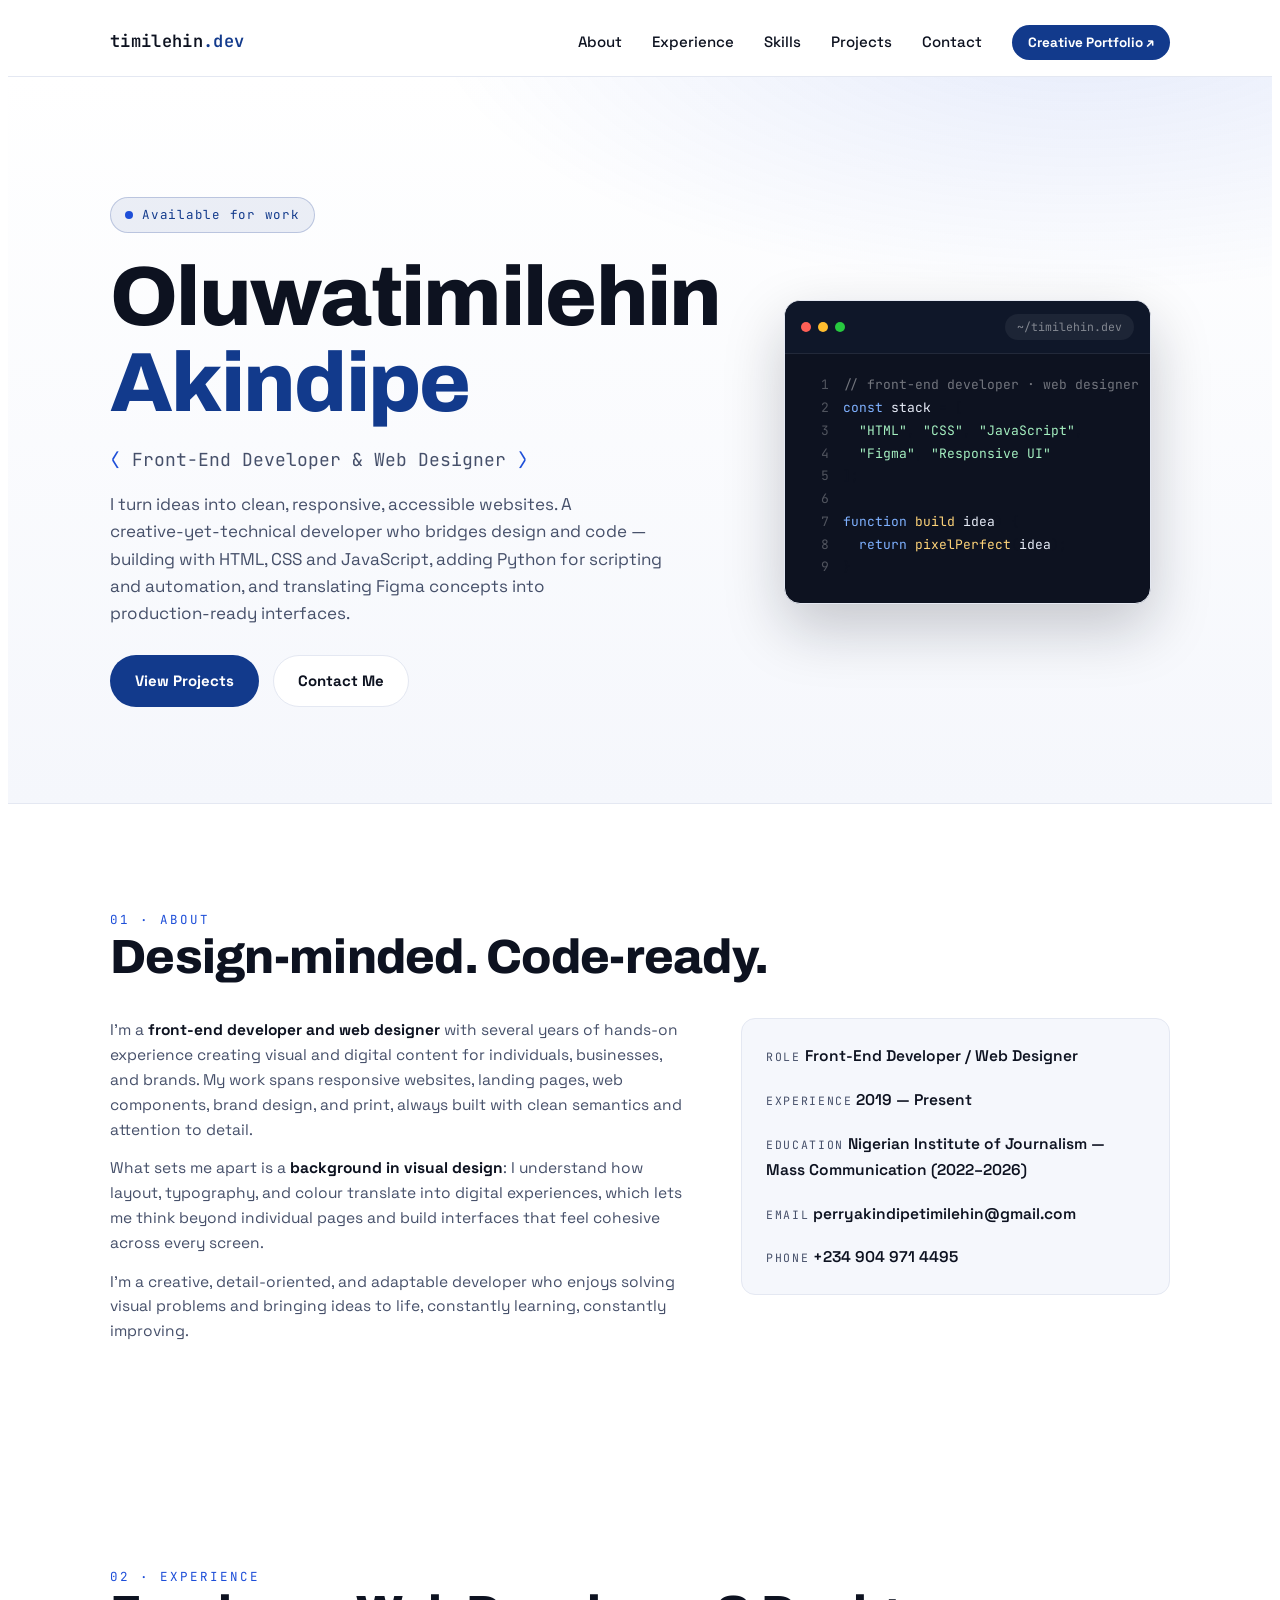
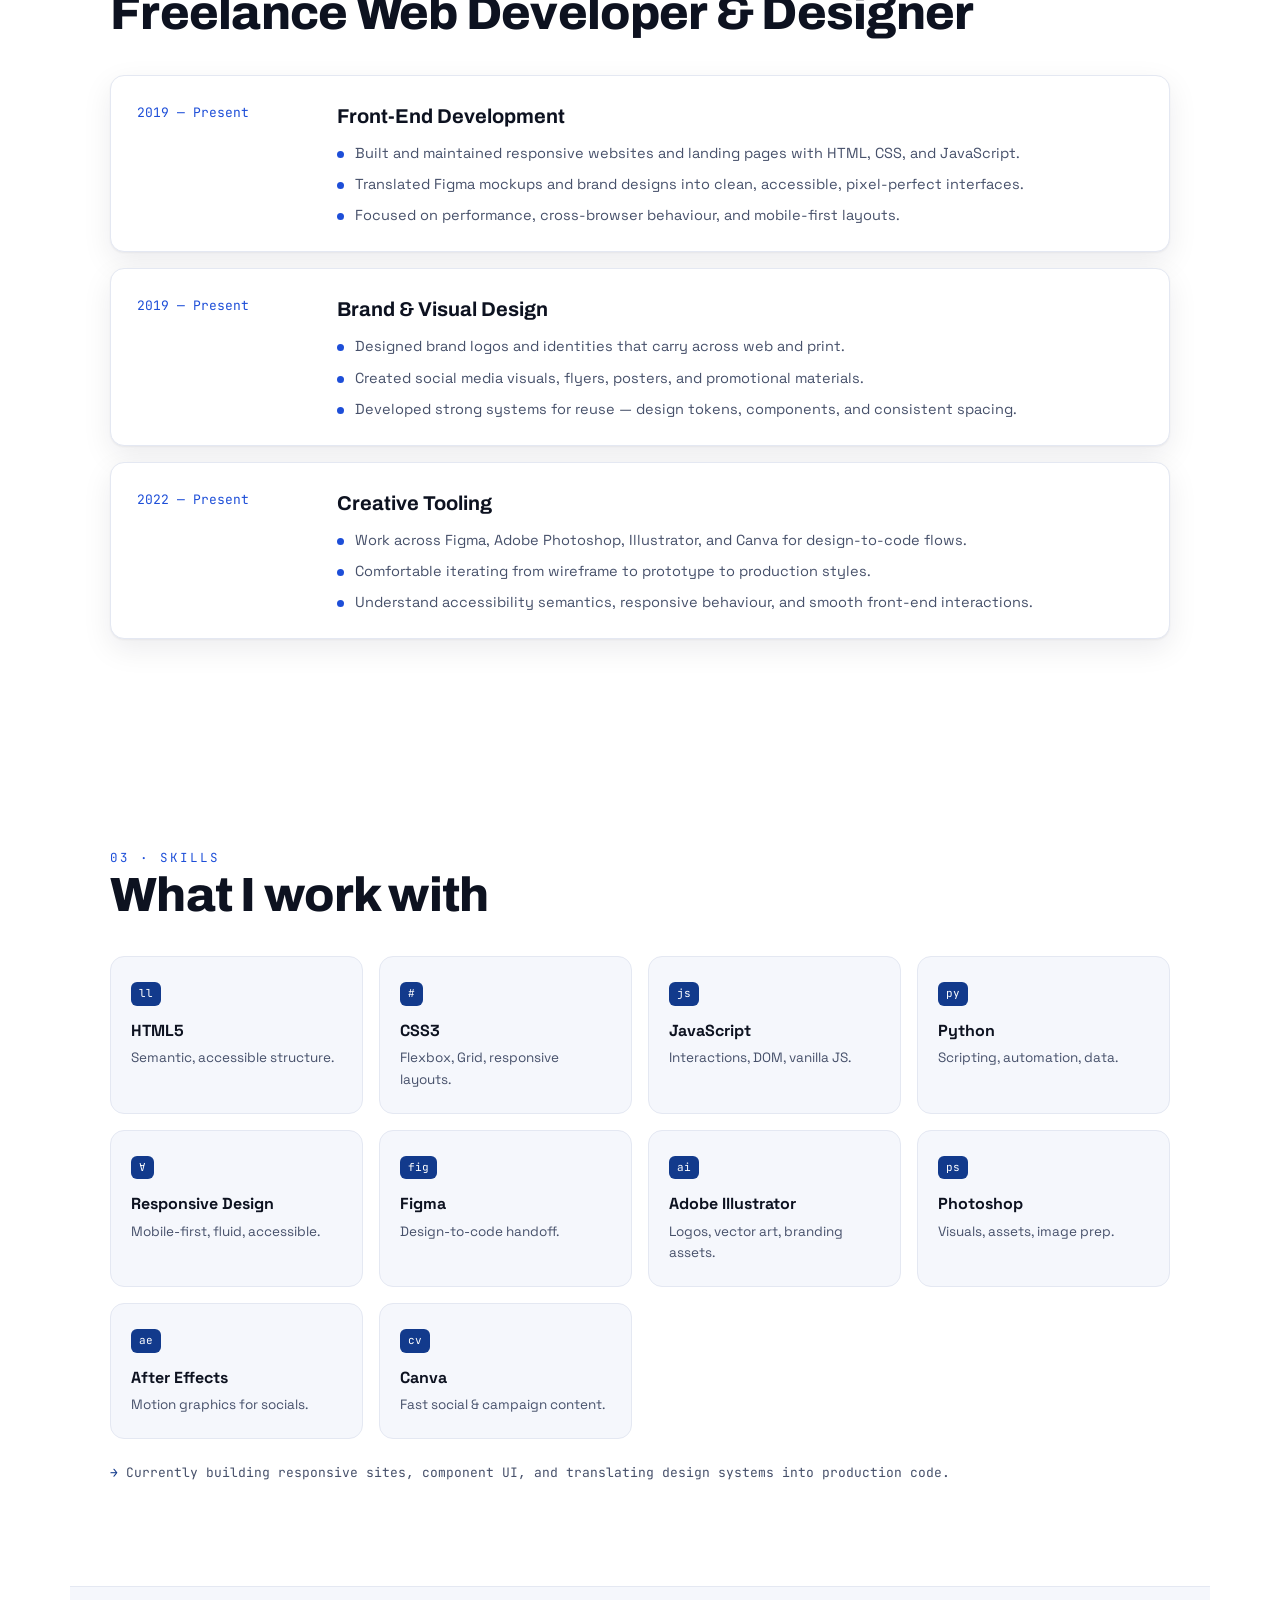
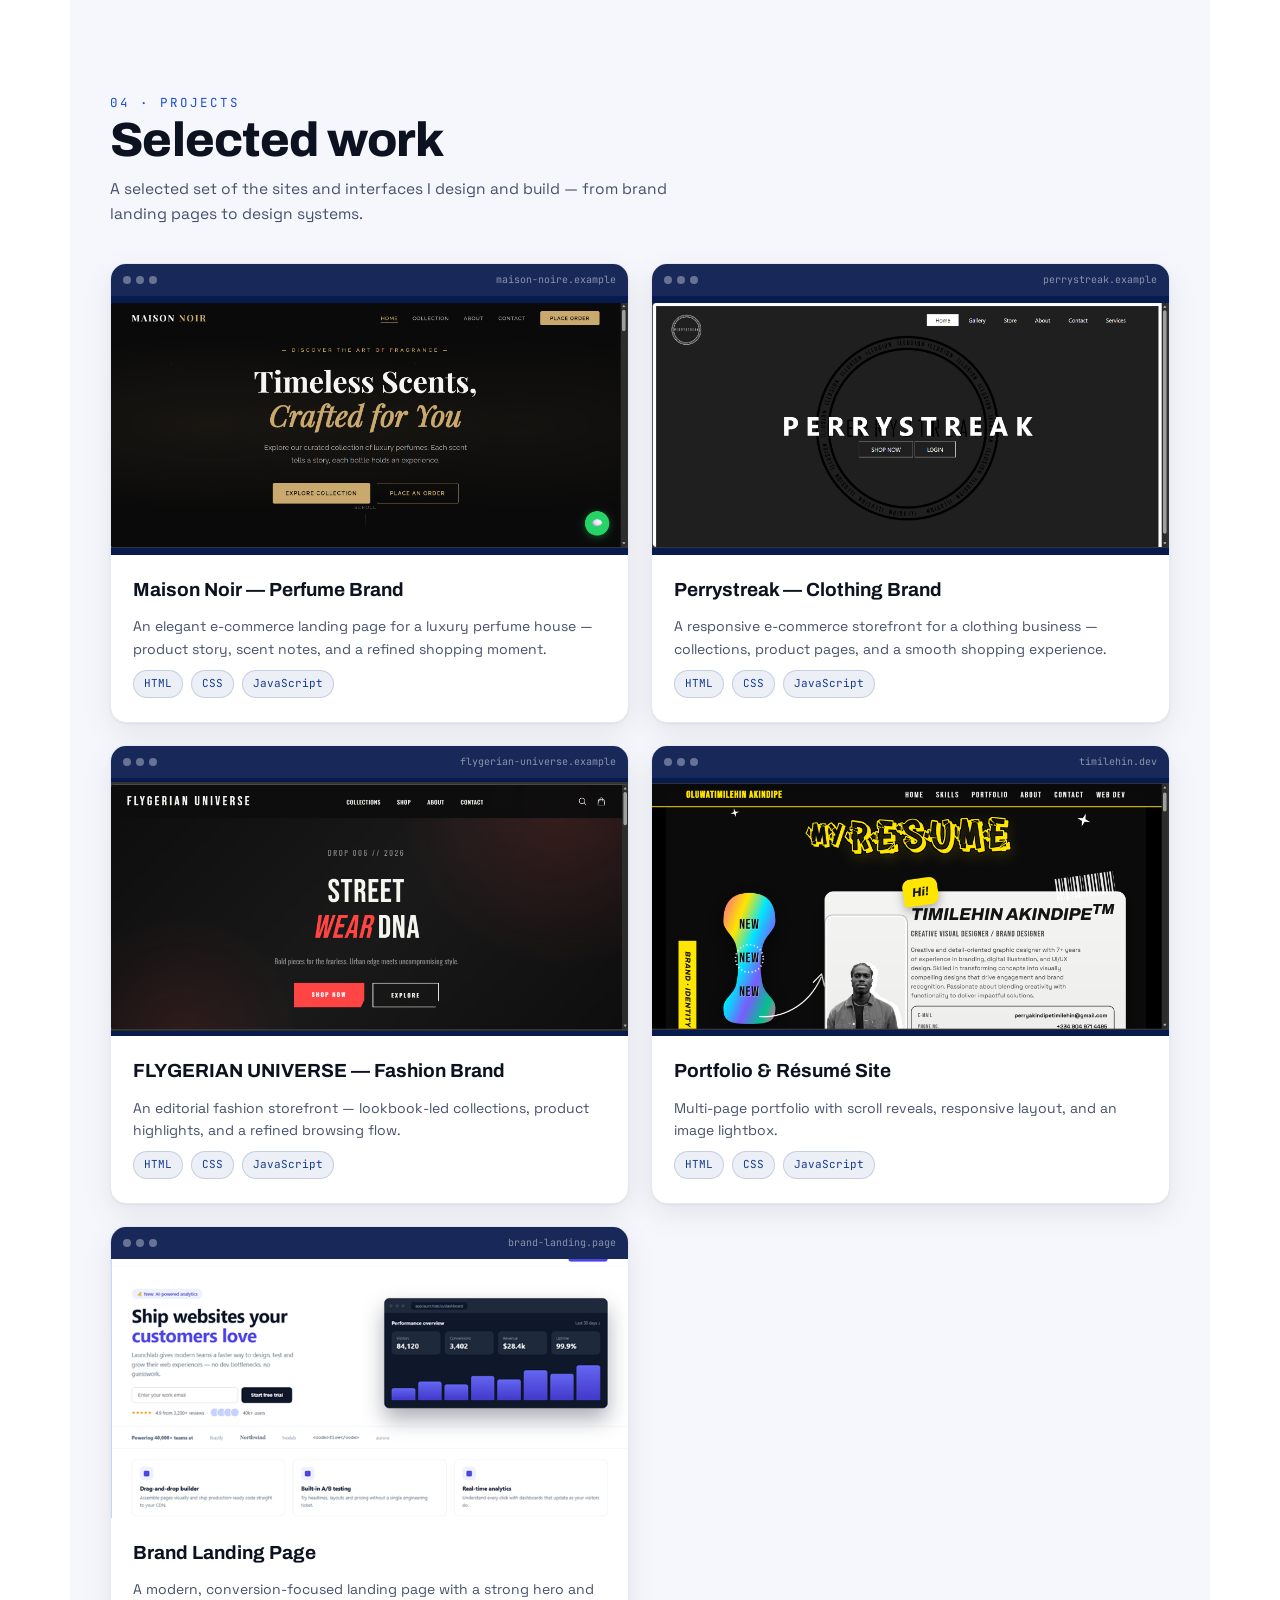
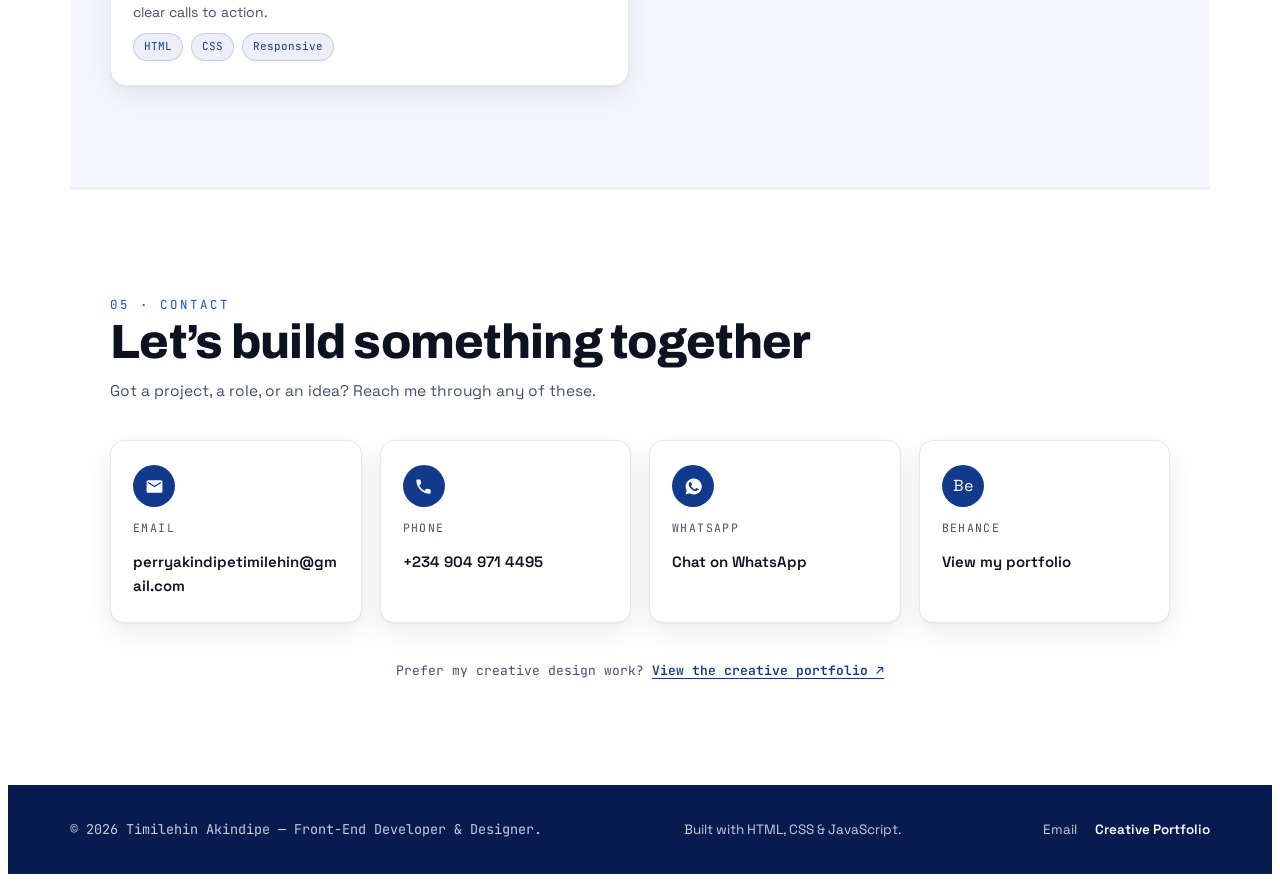
<file: index.html>
<!DOCTYPE html>
<html lang="en">
<head>
  <meta charset="UTF-8" />
  <meta name="viewport" content="width=device-width, initial-scale=1.0" />
  <title>Timilehin Akindipe — Front-End Developer</title>
  <meta name="description" content="Front-End Developer and Web Designer. I build clean, responsive, accessible websites with HTML, CSS and JavaScript." />
  <link rel="preconnect" href="https://fonts.googleapis.com" />
  <link rel="preconnect" href="https://fonts.gstatic.com" crossorigin />
  <link href="https://fonts.googleapis.com/css2?family=Space+Grotesk:wght@400;500;600;700&family=Archivo:ital,wght@0,600;0,700;0,800;1,800&family=JetBrains+Mono:wght@400;600&display=swap" rel="stylesheet" />
  <link rel="stylesheet" href="css/developer.css" />
</head>
<body class="dev">

  <!-- ============ NAV ============ -->
  <nav class="dev-nav" id="devNav" aria-label="Primary">
    <div class="dev-nav__inner">
      <a class="dev-nav__brand" href="#top">timilehin<span class="dev-nav__brand-dot">.dev</span></a>
      <button class="dev-nav__toggle" id="devNavToggle" aria-label="Toggle menu" aria-expanded="false" aria-controls="devNavMenu">
        <span class="dev-nav__toggle-bar"></span>
        <span class="dev-nav__toggle-bar"></span>
        <span class="dev-nav__toggle-bar"></span>
      </button>
      <ul class="dev-nav__menu" id="devNavMenu">
        <li><a class="dev-nav__link" href="#about">About</a></li>
        <li><a class="dev-nav__link" href="#experience">Experience</a></li>
        <li><a class="dev-nav__link" href="#skills">Skills</a></li>
        <li><a class="dev-nav__link" href="#projects">Projects</a></li>
        <li><a class="dev-nav__link" href="#contact">Contact</a></li>
        <li><a class="dev-nav__creative" href="welcome.html">Creative Portfolio&nbsp;&nearr;</a></li>
      </ul>
    </div>
  </nav>

  <main id="top">

    <!-- ============ HERO ============ -->
    <section class="dev-hero">
      <div class="dev-hero__inner">
        <div class="dev-hero__content" data-reveal>
          <span class="dev-hero__tag"><span class="dev-hero__pulse"></span>Available for work</span>
          <h1 class="dev-hero__name">
            <span class="dev-hero__name-line">Oluwatimilehin</span>
            <span class="dev-hero__name-line dev-hero__name-line--blue">Akindipe</span>
          </h1>
          <p class="dev-hero__role">
            <span class="dev-hero__role-bracket">&lang;</span> Front&#8209;End Developer &amp; Web Designer <span class="dev-hero__role-bracket">&rang;</span>
          </p>
          <p class="dev-hero__intro">
            I turn ideas into clean, responsive, accessible websites. A creative&#8209;yet&#8209;technical developer
            who bridges design and code — building with HTML, CSS and JavaScript, adding Python for scripting
            and automation, and translating Figma concepts into production&#8209;ready interfaces.
          </p>
          <div class="dev-hero__actions">
            <a class="dev-btn dev-btn--solid" href="#projects">View Projects</a>
            <a class="dev-btn dev-btn--ghost" href="#contact">Contact Me</a>
          </div>
        </div>

        <div class="dev-code" data-reveal aria-hidden="true">
          <div class="dev-code__bar">
            <span class="dev-code__dot dev-code__dot--r"></span>
            <span class="dev-code__dot dev-code__dot--y"></span>
            <span class="dev-code__dot dev-code__dot--g"></span>
            <span class="dev-code__url">~/timilehin.dev</span>
          </div>
          <div class="dev-code__body">
            <div class="dev-code__line"><span class="dev-code__num">1</span><span><span class="dev-code__cmt">// front-end developer · web designer</span></span></div>
            <div class="dev-code__line"><span class="dev-code__num">2</span><span><span class="dev-code__kw">const</span> <span class="dev-code__txt">stack</span> = [</span></div>
            <div class="dev-code__line"><span class="dev-code__num">3</span><span>&nbsp;&nbsp;<span class="dev-code__str">"HTML"</span>, <span class="dev-code__str">"CSS"</span>, <span class="dev-code__str">"JavaScript"</span>,</span></div>
            <div class="dev-code__line"><span class="dev-code__num">4</span><span>&nbsp;&nbsp;<span class="dev-code__str">"Figma"</span>, <span class="dev-code__str">"Responsive UI"</span></span></div>
            <div class="dev-code__line"><span class="dev-code__num">5</span><span>];</span></div>
            <div class="dev-code__line"><span class="dev-code__num">6</span><span>&nbsp;</span></div>
            <div class="dev-code__line"><span class="dev-code__num">7</span><span><span class="dev-code__kw">function</span> <span class="dev-code__sel">build</span>(<span class="dev-code__txt">idea</span>) {</span></div>
            <div class="dev-code__line"><span class="dev-code__num">8</span><span>&nbsp;&nbsp;<span class="dev-code__kw">return</span> <span class="dev-code__sel">pixelPerfect</span>(<span class="dev-code__txt">idea</span>);</span></div>
            <div class="dev-code__line"><span class="dev-code__num">9</span><span>}</span></div>
          </div>
        </div>
      </div>
    </section>

    <!-- ============ ABOUT ============ -->
    <section class="dev-section" id="about" data-reveal>
      <span class="dev-section__eyebrow">01 · About</span>
      <h2 class="dev-section__title">Design-minded. Code-ready.</h2>

      <div class="dev-about__grid">
        <div class="dev-about__text">
          <p>
            I'm a <strong>front&#8209;end developer and web designer</strong> with several years of hands&#8209;on
            experience creating visual and digital content for individuals, businesses, and brands.
            My work spans responsive websites, landing pages, web components, brand design, and
            print, always built with clean semantics and attention to detail.
          </p>
          <p>
            What sets me apart is a <strong>background in visual design</strong>: I understand how layout, typography,
            and colour translate into digital experiences, which lets me think beyond individual pages and build
            interfaces that feel cohesive across every screen.
          </p>
          <p>
            I'm a creative, detail&#8209;oriented, and adaptable developer who enjoys solving visual problems
            and bringing ideas to life, constantly learning, constantly improving.
          </p>
        </div>

        <div class="dev-facts">
          <div class="dev-fact">
            <span class="dev-fact__label">Role</span>
            <span class="dev-fact__value">Front&#8209;End Developer / Web Designer</span>
          </div>
          <div class="dev-fact">
            <span class="dev-fact__label">Experience</span>
            <span class="dev-fact__value">2019 &mdash; Present</span>
          </div>
          <div class="dev-fact">
            <span class="dev-fact__label">Education</span>
            <span class="dev-fact__value">Nigerian Institute of Journalism &mdash; Mass Communication (2022&ndash;2026)</span>
          </div>
          <div class="dev-fact">
            <span class="dev-fact__label">Email</span>
            <span class="dev-fact__value"><a href="mailto:perryakindipetimilehin@gmail.com">perryakindipetimilehin@gmail.com</a></span>
          </div>
          <div class="dev-fact">
            <span class="dev-fact__label">Phone</span>
            <span class="dev-fact__value"><a href="tel:+2349049714495">+234 904 971 4495</a></span>
          </div>
        </div>
      </div>
    </section>

    <!-- ============ EXPERIENCE ============ -->
    <section class="dev-section" id="experience" data-reveal>
      <span class="dev-section__eyebrow">02 · Experience</span>
      <h2 class="dev-section__title">Freelance Web Developer &amp; Designer</h2>

      <div class="dev-exp-list">
        <article class="dev-exp">
          <span class="dev-exp__period">2019 &mdash; Present</span>
          <div>
            <h3 class="dev-exp__title">Front&#8209;End Development</h3>
            <ul>
              <li>Built and maintained responsive websites and landing pages with HTML, CSS, and JavaScript.</li>
              <li>Translated Figma mockups and brand designs into clean, accessible, pixel&#8209;perfect interfaces.</li>
              <li>Focused on performance, cross&#8209;browser behaviour, and mobile&#8209;first layouts.</li>
            </ul>
          </div>
        </article>

        <article class="dev-exp">
          <span class="dev-exp__period">2019 &mdash; Present</span>
          <div>
            <h3 class="dev-exp__title">Brand &amp; Visual Design</h3>
            <ul>
              <li>Designed brand logos and identities that carry across web and print.</li>
              <li>Created social media visuals, flyers, posters, and promotional materials.</li>
              <li>Developed strong systems for reuse &mdash; design tokens, components, and consistent spacing.</li>
            </ul>
          </div>
        </article>

        <article class="dev-exp">
          <span class="dev-exp__period">2022 &mdash; Present</span>
          <div>
            <h3 class="dev-exp__title">Creative Tooling</h3>
            <ul>
              <li>Work across Figma, Adobe Photoshop, Illustrator, and Canva for design-to-code flows.</li>
              <li>Comfortable iterating from wireframe to prototype to production styles.</li>
              <li>Understand accessibility semantics, responsive behaviour, and smooth front&#8209;end interactions.</li>
            </ul>
          </div>
        </article>
      </div>
    </section>

    <!-- ============ SKILLS ============ -->
    <section class="dev-section" id="skills" data-reveal>
      <span class="dev-section__eyebrow">03 · Skills</span>
      <h2 class="dev-section__title">What I work with</h2>

      <div class="dev-skills__grid">
        <div class="dev-skill">
          <span class="dev-skill__tag">ll</span>
          <p class="dev-skill__name">HTML5</p>
          <p class="dev-skill__desc">Semantic, accessible structure.</p>
        </div>
        <div class="dev-skill">
          <span class="dev-skill__tag">#</span>
          <p class="dev-skill__name">CSS3</p>
          <p class="dev-skill__desc">Flexbox, Grid, responsive layouts.</p>
        </div>
        <div class="dev-skill">
          <span class="dev-skill__tag">js</span>
          <p class="dev-skill__name">JavaScript</p>
          <p class="dev-skill__desc">Interactions, DOM, vanilla JS.</p>
        </div>
        <div class="dev-skill">
          <span class="dev-skill__tag">py</span>
          <p class="dev-skill__name">Python</p>
          <p class="dev-skill__desc">Scripting, automation, data.</p>
        </div>
        <div class="dev-skill">
          <span class="dev-skill__tag">&forall;</span>
          <p class="dev-skill__name">Responsive Design</p>
          <p class="dev-skill__desc">Mobile&#8209;first, fluid, accessible.</p>
        </div>
        <div class="dev-skill">
          <span class="dev-skill__tag">fig</span>
          <p class="dev-skill__name">Figma</p>
          <p class="dev-skill__desc">Design-to-code handoff.</p>
        </div>
        <div class="dev-skill">
          <span class="dev-skill__tag">ai</span>
          <p class="dev-skill__name">Adobe Illustrator</p>
          <p class="dev-skill__desc">Logos, vector art, branding assets.</p>
        </div>
        <div class="dev-skill">
          <span class="dev-skill__tag">ps</span>
          <p class="dev-skill__name">Photoshop</p>
          <p class="dev-skill__desc">Visuals, assets, image prep.</p>
        </div>
        <div class="dev-skill">
          <span class="dev-skill__tag">ae</span>
          <p class="dev-skill__name">After Effects</p>
          <p class="dev-skill__desc">Motion graphics for socials.</p>
        </div>
        <div class="dev-skill">
          <span class="dev-skill__tag">cv</span>
          <p class="dev-skill__name">Canva</p>
          <p class="dev-skill__desc">Fast social &amp; campaign content.</p>
        </div>
      </div>

      <p class="dev-skills__note">
        <span class="dev-skills__note-arrow">&#8594;</span> Currently building responsive sites, component UI,
        and translating design systems into production code.
      </p>
    </section>

    <!-- ============ PROJECTS ============ -->
    <section class="dev-section dev-projects" id="projects" data-reveal>
      <span class="dev-section__eyebrow">04 · Projects</span>
      <h2 class="dev-section__title">Selected work</h2>
      <p class="dev-section__lead">A selected set of the sites and interfaces I design and build — from brand landing pages to design systems.</p>

      <div class="dev-projects__grid">
        <article class="dev-project">
          <div class="dev-project__mock">
            <div class="dev-project__bar">
              <i></i><i></i><i></i>
              <span class="dev-project__url">maison-noire.example</span>
            </div>
            <div class="dev-project__screen dev-project__screen--fit">
              <img src="img/projects/perfume-brand.png" alt="Maison Noir perfume brand website preview" loading="lazy" />
            </div>
          </div>
          <div class="dev-project__body">
            <h3 class="dev-project__title">Maison Noir &mdash; Perfume Brand</h3>
            <p class="dev-project__desc">An elegant e-commerce landing page for a luxury perfume house &mdash; product story, scent notes, and a refined shopping moment.</p>
            <div class="dev-project__chips">
              <span class="dev-chip">HTML</span><span class="dev-chip">CSS</span><span class="dev-chip">JavaScript</span>
            </div>
          </div>
        </article>

        <article class="dev-project">
          <div class="dev-project__mock">
            <div class="dev-project__bar">
              <i></i><i></i><i></i>
              <span class="dev-project__url">perrystreak.example</span>
            </div>
            <div class="dev-project__screen dev-project__screen--fit">
              <img src="img/projects/clothing-brand.png" alt="Clothing brand website preview" loading="lazy" />
            </div>
          </div>
          <div class="dev-project__body">
            <h3 class="dev-project__title">Perrystreak &mdash; Clothing Brand</h3>
            <p class="dev-project__desc">A responsive e-commerce storefront for a clothing business &mdash; collections, product pages, and a smooth shopping experience.</p>
            <div class="dev-project__chips">
              <span class="dev-chip">HTML</span><span class="dev-chip">CSS</span><span class="dev-chip">JavaScript</span>
            </div>
          </div>
        </article>

        <article class="dev-project">
          <div class="dev-project__mock">
            <div class="dev-project__bar">
              <i></i><i></i><i></i>
              <span class="dev-project__url">flygerian-universe.example</span>
            </div>
            <div class="dev-project__screen dev-project__screen--fit">
              <img src="img/projects/fashion-brand.png" alt="FLYGERIAN UNIVERSE fashion brand website preview" loading="lazy" />
            </div>
          </div>
          <div class="dev-project__body">
            <h3 class="dev-project__title">FLYGERIAN UNIVERSE &mdash; Fashion Brand</h3>
            <p class="dev-project__desc">An editorial fashion storefront &mdash; lookbook-led collections, product highlights, and a refined browsing flow.</p>
            <div class="dev-project__chips">
              <span class="dev-chip">HTML</span><span class="dev-chip">CSS</span><span class="dev-chip">JavaScript</span>
            </div>
          </div>
        </article>

        <article class="dev-project">
          <div class="dev-project__mock">
            <div class="dev-project__bar">
              <i></i><i></i><i></i>
              <span class="dev-project__url">timilehin.dev</span>
            </div>
            <div class="dev-project__screen dev-project__screen--fit">
              <img src="img/projects/portfolio-resume.png" alt="Portfolio and resume site preview" loading="lazy" />
            </div>
          </div>
          <div class="dev-project__body">
            <h3 class="dev-project__title">Portfolio &amp; R&eacute;sum&eacute; Site</h3>
            <p class="dev-project__desc">Multi&#8209;page portfolio with scroll reveals, responsive layout, and an image lightbox.</p>
            <div class="dev-project__chips">
              <span class="dev-chip">HTML</span><span class="dev-chip">CSS</span><span class="dev-chip">JavaScript</span>
            </div>
          </div>
        </article>

        <article class="dev-project">
          <div class="dev-project__mock">
            <div class="dev-project__bar">
              <i></i><i></i><i></i>
              <span class="dev-project__url">brand-landing.page</span>
            </div>
            <div class="dev-project__screen dev-project__screen--grad2">
              <img src="img/projects/brand-landing.png" alt="Brand landing page preview" loading="lazy" />
            </div>
          </div>
          <div class="dev-project__body">
            <h3 class="dev-project__title">Brand Landing Page</h3>
            <p class="dev-project__desc">A modern, conversion&#8209;focused landing page with a strong hero and clear calls to action.</p>
            <div class="dev-project__chips">
              <span class="dev-chip">HTML</span><span class="dev-chip">CSS</span><span class="dev-chip">Responsive</span>
            </div>
          </div>
        </article>

        </div>
    </section>

    <!-- ============ CONTACT ============ -->
    <section class="dev-section" id="contact" data-reveal>
      <span class="dev-section__eyebrow">05 · Contact</span>
      <h2 class="dev-section__title">Let&rsquo;s build something together</h2>
      <p class="dev-section__lead">Got a project, a role, or an idea? Reach me through any of these.</p>

      <div class="dev-contact__grid">
        <a class="dev-contact-card" href="mailto:perryakindipetimilehin@gmail.com">
          <span class="dev-contact-card__icon">
            <svg viewBox="0 0 24 24" aria-hidden="true"><path fill="currentColor" d="M20 4H4a2 2 0 0 0-2 2v12a2 2 0 0 0 2 2h16a2 2 0 0 0 2-2V6a2 2 0 0 0-2-2zm0 4-8 5-8-5V6l8 5 8-5z"/></svg>
          </span>
          <span class="dev-contact-card__label">Email</span>
          <span class="dev-contact-card__value">perryakindipetimilehin@gmail.com</span>
        </a>

        <a class="dev-contact-card" href="tel:+2349049714495">
          <span class="dev-contact-card__icon">
            <svg viewBox="0 0 24 24" aria-hidden="true"><path fill="currentColor" d="M6.6 10.8a15.1 15.1 0 0 0 6.6 6.6l2.2-2.2a1 1 0 0 1 1-.25 11.4 11.4 0 0 0 3.6.58 1 1 0 0 1 1 1V20a1 1 0 0 1-1 1A17 17 0 0 1 3 4a1 1 0 0 1 1-1h3.5a1 1 0 0 1 1 1 11.4 11.4 0 0 0 .58 3.6 1 1 0 0 1-.25 1z"/></svg>
          </span>
          <span class="dev-contact-card__label">Phone</span>
          <span class="dev-contact-card__value">+234 904 971 4495</span>
        </a>

        <a class="dev-contact-card" href="https://wa.me/2349049714495" target="_blank" rel="noopener">
          <span class="dev-contact-card__icon">
            <svg viewBox="0 0 24 24" aria-hidden="true"><path fill="currentColor" d="M12 2a10 10 0 0 0-8.7 14.9L2 22l5.3-1.4A10 10 0 1 0 12 2zm5.3 14.2c-.2.7-1.3 1.3-1.9 1.4-.5.1-1.1.2-3.4-.7-2.9-1.2-4.7-4.1-4.8-4.3-.2-.2-1.3-1.7-1.3-3.2s.8-2.3 1.1-2.6c.3-.3.6-.4.8-.4h.6c.2 0 .5-.1.7.5l.9 2.2c.1.2.1.4 0 .6l-.4.6-.5.6c-.1.1-.3.3-.1.6.2.3.9 1.4 1.9 2.3 1.3 1.1 2.4 1.5 2.7 1.6.3.1.5.1.7-.1l1-1.2c.2-.3.4-.2.7-.1l2.1 1c.3.1.5.2.6.4.1.1.1.7-.1 1.3z"/></svg>
          </span>
          <span class="dev-contact-card__label">WhatsApp</span>
          <span class="dev-contact-card__value">Chat on WhatsApp</span>
        </a>

        <a class="dev-contact-card" href="https://www.behance.net/timilehperrya" target="_blank" rel="noopener">
          <span class="dev-contact-card__icon dev-contact-card__icon--be">Be</span>
          <span class="dev-contact-card__label">Behance</span>
          <span class="dev-contact-card__value">View my portfolio</span>
        </a>
      </div>

      <p class="dev-contact__cta">
        <span class="dev-contact__cta-note">Prefer my creative design work? <a href="welcome.html">View the creative portfolio &nearr;</a></span>
      </p>
    </section>
  </main>

  <!-- ============ FOOTER ============ -->
  <footer class="dev-footer">
    <div class="dev-footer__inner">
      <p class="dev-footer__mono">&copy; <span id="footer-year">2026</span> Timilehin Akindipe &mdash; Front&#8209;End Developer &amp; Designer.</p>
      <p>Built with HTML, CSS &amp; JavaScript.</p>
      <div class="dev-footer__links">
        <a href="mailto:perryakindipetimilehin@gmail.com">Email</a>
        <a class="dev-footer__creative" href="welcome.html">Creative Portfolio</a>
      </div>
    </div>
  </footer>

  <script>
    (function () {
      "use strict";
      document.documentElement.classList.add("js");

      var nav = document.getElementById("devNav");
      var navToggle = document.getElementById("devNavToggle");
      var navMenu = document.getElementById("devNavMenu");

      function closeNav() {
        nav.classList.remove("is-open");
        navToggle.setAttribute("aria-expanded", "false");
      }

      navToggle.addEventListener("click", function () {
        var open = nav.classList.toggle("is-open");
        navToggle.setAttribute("aria-expanded", open ? "true" : "false");
      });

      navMenu.addEventListener("click", function (e) {
        if (e.target.tagName === "A") closeNav();
      });

      document.addEventListener("click", function (e) {
        if (!nav.classList.contains("is-open")) return;
        if (!nav.contains(e.target)) closeNav();
      });

      document.getElementById("footer-year").textContent = String(new Date().getFullYear());

      var revealEls = document.querySelectorAll("[data-reveal]");
      if (!("IntersectionObserver" in window)) {
        revealEls.forEach(function (el) { el.classList.add("is-visible"); });
        return;
      }
      var observer = new IntersectionObserver(
        function (entries) {
          entries.forEach(function (entry) {
            if (entry.isIntersecting) {
              entry.target.classList.add("is-visible");
              observer.unobserve(entry.target);
            }
          });
        },
        { threshold: 0.1, rootMargin: "0px 0px -60px 0px" }
      );
      revealEls.forEach(function (el) { observer.observe(el); });
    })();
  </script>
</body>
</html>
</file>
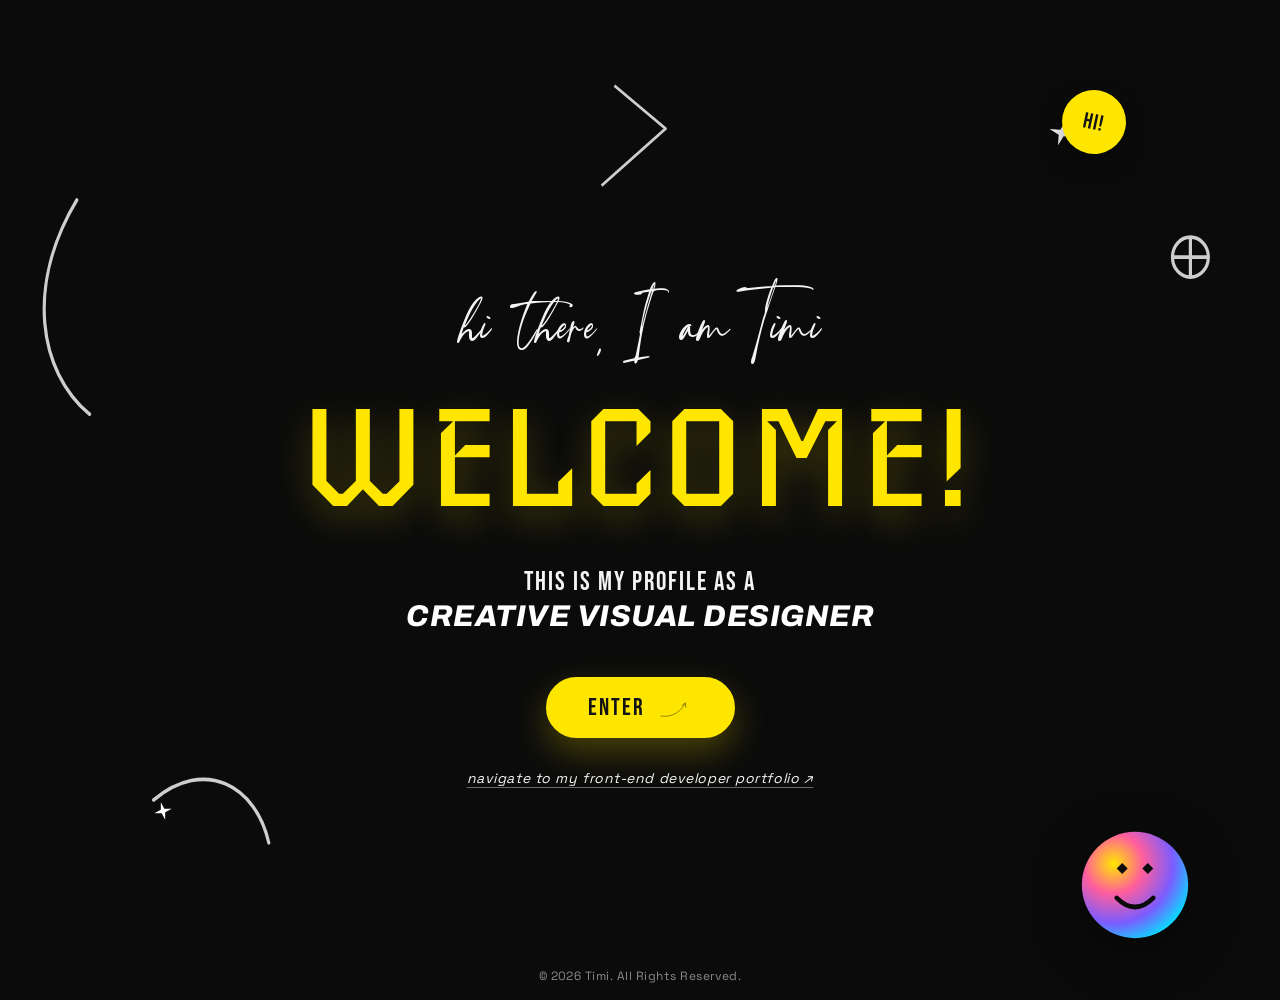
<file: welcome.html>
<!DOCTYPE html>
<html lang="en">
<head>
  <meta charset="UTF-8" />
  <meta name="viewport" content="width=device-width, initial-scale=1.0" />
  <title>Welcome · Timilehin Akindipe</title>
  <meta name="description" content="Welcome to the world of Timilehin Akindipe, Creative Visual Designer." />
  <link rel="preconnect" href="https://fonts.googleapis.com" />
  <link rel="preconnect" href="https://fonts.gstatic.com" crossorigin />
  <link href="https://fonts.googleapis.com/css2?family=Anton&family=Bebas+Neue&family=Space+Grotesk:ital,wght@0,400;0,500;0,700;1,700&family=Archivo:ital,wght@0,600;0,800;1,800&family=Iceberg&family=Great+Vibes&display=swap" rel="stylesheet" />
  <link rel="stylesheet" href="css/variables.css" />
  <link rel="stylesheet" href="css/welcome.css" />
</head>
<body class="welcome-body">

  <div class="welcome" id="welcome">

    <!-- ============ DECOR ============ -->
    <svg class="welcome__lines" viewBox="0 0 1000 700" preserveAspectRatio="none" aria-hidden="true">
      <path d="M60 140 C 20 200, 30 260, 70 290" fill="none" stroke="#fff" stroke-width="2.5" stroke-linecap="round"/>
      <circle cx="930" cy="180" r="14" fill="none" stroke="#fff" stroke-width="2.5"/>
      <path d="M916 180h28 M930 166v28" stroke="#fff" stroke-width="2.5"/>
      <path d="M480 60 520 90 470 130" fill="none" stroke="#fff" stroke-width="2" stroke-linejoin="round"/>
      <path d="M120 560 c40-30 80-10 90 30" fill="none" stroke="#fff" stroke-width="2.5" stroke-linecap="round"/>
    </svg>

    <svg class="welcome__spark welcome__spark--a" viewBox="0 0 40 40" aria-hidden="true">
      <path d="M20 0 L24 16 L40 20 L24 24 L20 40 L16 24 L0 20 L16 16 Z" fill="#fff"/>
    </svg>
    <svg class="welcome__spark welcome__spark--b" viewBox="0 0 40 40" aria-hidden="true">
      <path d="M20 0 L24 16 L40 20 L24 24 L20 40 L16 24 L0 20 L16 16 Z" fill="#fff"/>
    </svg>

    <div class="barcode welcome__barcode" aria-hidden="true">
      <span></span><span></span><span></span><span></span><span></span><span></span><span></span><span></span><span></span><span></span><span></span><span></span><span></span><span></span><span></span><span></span><span></span><span></span><span></span><span></span>
    </div>

    <div class="welcome__sticker" aria-hidden="true">Hi!</div>

    <div class="welcome__smiley" aria-hidden="true">
      <svg viewBox="0 0 120 120">
        <defs>
          <radialGradient id="welcomeSmile" cx="30%" cy="30%" r="80%">
            <stop offset="0%" stop-color="#ffe600"/>
            <stop offset="35%" stop-color="#ff5e9c"/>
            <stop offset="70%" stop-color="#7b5cff"/>
            <stop offset="100%" stop-color="#00e5ff"/>
          </radialGradient>
        </defs>
        <circle cx="60" cy="60" r="58" fill="url(#welcomeSmile)"/>
        <path d="M40 42 l6 6 6-6 -6-6z" fill="#0b0b0b"/>
        <path d="M68 42 l6 6 6-6 -6-6z" fill="#0b0b0b"/>
        <path d="M40 74 q20 20 40 0" fill="none" stroke="#0b0b0b" stroke-width="5" stroke-linecap="round"/>
      </svg>
    </div>

    <!-- ============ CENTER STAGE ============ -->
    <div class="welcome__stage">
      <p class="welcome__script">hi there, I am Timi</p>

      <h1 class="welcome__title" aria-label="Welcome">
        <span class="welcome__letter">W</span><span class="welcome__letter">E</span><span class="welcome__letter">L</span><span class="welcome__letter">C</span><span class="welcome__letter">O</span><span class="welcome__letter">M</span><span class="welcome__letter">E</span><span class="welcome__letter">!</span>
      </h1>

      <p class="welcome__sub">this is my profile as a</p>
      <p class="welcome__role">CREATIVE VISUAL DESIGNER</p>

      <a class="welcome__enter" href="creative.html">
        <span class="welcome__enter-label">Enter</span>
        <svg class="welcome__enter-arrow" viewBox="0 0 220 160" aria-hidden="true">
          <path d="M10 140 C 60 150, 130 130, 170 60" fill="none" stroke="currentColor" stroke-width="3" stroke-linecap="round"/>
          <path d="M150 70 L172 52 L176 82" fill="none" stroke="currentColor" stroke-width="3" stroke-linecap="round" stroke-linejoin="round"/>
        </svg>
      </a>

      <a class="welcome__dev" href="index.html">navigate to my front-end developer portfolio&nbsp;&nearr;</a>
    </div>

    <span class="welcome__foot">&copy; <span id="footer-year">2026</span> Timi. All Rights Reserved.</span>
  </div>

  <script>
    document.getElementById("footer-year").textContent = String(new Date().getFullYear());
  </script>
</body>
</html>
</file>
<file: css/developer.css>
/* ============================================================
   DEVELOPER PAGE — white / black / deep blue · professional
   ============================================================ */

.dev *,
.dev *::before,
.dev *::after {
  box-sizing: border-box;
  margin: 0;
  padding: 0;
}

:root {
  --dev-white: #ffffff;
  --dev-mist: #f5f7fc;
  --dev-ink: #0d1220;
  --dev-slate: #46506a;
  --dev-navy: #123a8c;
  --dev-navy-deep: #0a2569;
  --dev-navy-dark: #081b4f;
  --dev-blue: #1d4ed8;
  --dev-line: #e4e8f2;
  --dev-radius: 14px;
  --dev-shadow: 0 1px 2px rgba(13, 18, 32, 0.05), 0 10px 30px rgba(13, 18, 32, 0.08);
  --dev-font-body: "Space Grotesk", "Helvetica Neue", Arial, sans-serif;
  --dev-font-display: "Archivo", "Arial Narrow", sans-serif;
  --dev-font-mono: "JetBrains Mono", "Consolas", monospace;
}

.dev {
  font-family: var(--dev-font-body);
  color: var(--dev-ink);
  background: var(--dev-white);
  line-height: 1.6;
  -webkit-font-smoothing: antialiased;
  overflow-x: hidden;
}

.dev img,
.dev svg {
  display: block;
  max-width: 100%;
}

.dev a {
  color: inherit;
  text-decoration: none;
}

.dev ul {
  list-style: none;
}

.dev button {
  font-family: inherit;
}

.dev section[id] {
  scroll-margin-top: 76px;
}

/* ---------- Reveal ---------- */
.dev.js [data-reveal] {
  opacity: 0;
  transform: translateY(24px);
  transition: opacity 0.7s ease, transform 0.7s ease;
}

.dev.js [data-reveal].is-visible {
  opacity: 1;
  transform: none;
}

/* ---------- Nav ---------- */
.dev-nav {
  position: sticky;
  top: 0;
  z-index: 40;
  background: rgba(255, 255, 255, 0.92);
  backdrop-filter: blur(10px);
  border-bottom: 1px solid var(--dev-line);
}

.dev-nav__inner {
  max-width: 1140px;
  margin: 0 auto;
  padding: 0 clamp(18px, 4vw, 40px);
  height: 68px;
  display: flex;
  align-items: center;
  justify-content: space-between;
}

.dev-nav__brand {
  font-family: var(--dev-font-mono);
  font-size: 17px;
  font-weight: 600;
  letter-spacing: 0.02em;
  color: var(--dev-ink);
}

.dev-nav__brand-dot {
  color: var(--dev-navy);
}

.dev-nav__menu {
  display: flex;
  align-items: center;
  gap: clamp(16px, 2.4vw, 30px);
}

.dev-nav__link {
  font-size: 15px;
  font-weight: 500;
  color: var(--dev-slate);
  transition: color 0.18s ease;
}

.dev-nav__link:hover {
  color: var(--dev-navy);
}

.dev .dev-nav__creative {
  font-family: var(--dev-font-body);
  font-weight: 700;
  font-size: 13.5px;
  color: var(--dev-white);
  background: var(--dev-navy);
  padding: 9px 16px;
  border-radius: 999px;
  transition: background 0.18s ease, transform 0.18s ease;
}

.dev .dev-nav__creative:hover {
  background: var(--dev-navy-deep);
}

.dev-nav__toggle {
  display: none;
  flex-direction: column;
  gap: 5px;
  background: none;
  border: 0;
  padding: 8px;
  cursor: pointer;
}

.dev-nav__toggle-bar {
  width: 22px;
  height: 2px;
  background: var(--dev-ink);
  border-radius: 2px;
  transition: transform 0.2s ease, opacity 0.2s ease;
}

/* ---------- Hero ---------- */
.dev-hero {
  background:
    radial-gradient(1100px 480px at 85% -10%, rgba(29, 78, 216, 0.12), transparent 60%),
    linear-gradient(180deg, var(--dev-white), var(--dev-mist));
  border-bottom: 1px solid var(--dev-line);
}

.dev-hero__inner {
  max-width: 1140px;
  margin: 0 auto;
  padding: clamp(64px, 10vw, 120px) clamp(18px, 4vw, 40px) clamp(56px, 8vw, 96px);
  display: grid;
  grid-template-columns: 1.05fr 0.95fr;
  gap: clamp(36px, 5vw, 72px);
  align-items: center;
}

.dev-hero__tag {
  display: inline-flex;
  align-items: center;
  gap: 9px;
  font-family: var(--dev-font-mono);
  font-size: 12.5px;
  letter-spacing: 0.06em;
  color: var(--dev-navy);
  background: rgba(18, 58, 140, 0.08);
  border: 1px solid rgba(18, 58, 140, 0.22);
  padding: 7px 14px;
  border-radius: 999px;
  margin-bottom: 22px;
}

.dev-hero__pulse {
  width: 8px;
  height: 8px;
  border-radius: 50%;
  background: var(--dev-blue);
  animation: dev-pulse 1.8s ease-in-out infinite;
}

@keyframes dev-pulse {
  0%, 100% { box-shadow: 0 0 0 0 rgba(29, 78, 216, 0.45); }
  50% { box-shadow: 0 0 0 6px rgba(29, 78, 216, 0); }
}

.dev-hero__name {
  font-family: var(--dev-font-display);
  font-weight: 800;
  font-size: clamp(44px, 7vw, 84px);
  line-height: 1.02;
  letter-spacing: -0.02em;
  color: var(--dev-ink);
}

.dev-hero__name-line {
  display: block;
}

.dev-hero__name-line--blue {
  color: var(--dev-navy);
}

.dev-hero__role {
  margin: 20px 0 0;
  font-family: var(--dev-font-mono);
  font-size: clamp(15px, 1.8vw, 18px);
  color: var(--dev-slate);
}

.dev-hero__role-bracket {
  color: var(--dev-blue);
}

.dev-hero__intro {
  margin: 16px 0 0;
  font-size: clamp(15px, 1.6vw, 17px);
  color: var(--dev-slate);
  max-width: 52ch;
}

.dev-hero__actions {
  margin-top: 28px;
  display: flex;
  flex-wrap: wrap;
  gap: 14px;
}

.dev-btn {
  display: inline-flex;
  align-items: center;
  gap: 8px;
  font-weight: 700;
  font-size: 15px;
  padding: 13px 24px;
  border-radius: 999px;
  border: 1.5px solid transparent;
  cursor: pointer;
  transition: background 0.18s ease, color 0.18s ease, border-color 0.18s ease, transform 0.18s ease;
}

.dev-btn:hover {
  transform: translateY(-2px);
}

.dev .dev-btn--solid {
  background: var(--dev-navy);
  color: var(--dev-white);
}

.dev-btn--solid:hover {
  background: var(--dev-navy-deep);
}

.dev-btn--ghost {
  background: var(--dev-white);
  color: var(--dev-ink);
  border-color: var(--dev-line);
}

.dev-btn--ghost:hover {
  border-color: var(--dev-navy);
  color: var(--dev-navy);
}

/* ---------- Hero code card ---------- */
.dev-code {
  position: relative;
  border: 1px solid var(--dev-line);
  border-radius: 16px;
  overflow: hidden;
  background: var(--dev-ink);
  box-shadow: 0 24px 60px rgba(13, 18, 32, 0.22);
}

.dev-code__bar {
  display: flex;
  align-items: center;
  gap: 7px;
  padding: 13px 16px;
  background: #0f1729;
  border-bottom: 1px solid rgba(255, 255, 255, 0.08);
}

.dev-code__dot {
  width: 10px;
  height: 10px;
  border-radius: 50%;
}

.dev-code__dot--r { background: #ff5f56; }
.dev-code__dot--y { background: #ffbd2e; }
.dev-code__dot--g { background: #27c93f; }

.dev-code__url {
  margin-left: auto;
  font-family: var(--dev-font-mono);
  font-size: 11.5px;
  color: rgba(255, 255, 255, 0.45);
  background: rgba(255, 255, 255, 0.06);
  padding: 4px 12px;
  border-radius: 999px;
}

.dev-code__body {
  padding: 20px 22px 24px;
  font-family: var(--dev-font-mono);
  font-size: 13px;
  line-height: 1.75;
}

.dev-code__line {
  display: flex;
  gap: 14px;
  white-space: pre;
}

.dev-code__num {
  width: 22px;
  text-align: right;
  color: rgba(255, 255, 255, 0.28);
  flex: 0 0 auto;
}

.dev-code__kw { color: #7fb1ff; }
.dev-code__str { color: #a5f0c1; }
.dev-code__txt { color: #e7ecf7; }
.dev-code__cmt { color: rgba(255, 255, 255, 0.42); }
.dev-code__sel { color: #ffd479; }

/* ---------- Sections ---------- */
.dev-section {
  max-width: 1140px;
  margin: 0 auto;
  padding: clamp(56px, 8vw, 104px) clamp(18px, 4vw, 40px);
}

.dev-section__eyebrow {
  font-family: var(--dev-font-mono);
  font-size: 12.5px;
  letter-spacing: 0.16em;
  text-transform: uppercase;
  color: var(--dev-blue);
  margin-bottom: 10px;
}

.dev-section__title {
  font-family: var(--dev-font-display);
  font-weight: 800;
  font-size: clamp(30px, 4.6vw, 48px);
  line-height: 1.05;
  letter-spacing: -0.015em;
  color: var(--dev-ink);
}

.dev-section__lead {
  margin-top: 12px;
  max-width: 60ch;
  color: var(--dev-slate);
  font-size: 15.5px;
}

/* ---------- About ---------- */
.dev-about__grid {
  margin-top: 36px;
  display: grid;
  grid-template-columns: 1.15fr 0.85fr;
  gap: clamp(28px, 4vw, 56px);
  align-items: start;
}

.dev-about__text p {
  color: var(--dev-slate);
  font-size: 15.5px;
  margin-bottom: 14px;
}

.dev-about__text strong {
  color: var(--dev-ink);
}

.dev-facts {
  background: var(--dev-mist);
  border: 1px solid var(--dev-line);
  border-radius: var(--dev-radius);
  padding: 24px;
  display: grid;
  gap: 18px;
}

.dev-fact__label {
  font-family: var(--dev-font-mono);
  font-size: 11.5px;
  letter-spacing: 0.14em;
  text-transform: uppercase;
  color: var(--dev-slate);
  margin-bottom: 3px;
}

.dev-fact__value {
  font-weight: 600;
  font-size: 15.5px;
  color: var(--dev-ink);
  word-break: break-word;
}

.dev-fact__value a:hover {
  color: var(--dev-navy);
  text-decoration: underline;
  text-underline-offset: 3px;
}

/* ---------- Experience ---------- */
.dev-exp-list {
  margin-top: 36px;
  display: grid;
  gap: 16px;
}

.dev-exp {
  background: var(--dev-white);
  border: 1px solid var(--dev-line);
  border-radius: var(--dev-radius);
  box-shadow: var(--dev-shadow);
  padding: 24px 26px;
  display: grid;
  grid-template-columns: 180px 1fr;
  gap: 20px;
  align-items: start;
}

.dev-exp__period {
  font-family: var(--dev-font-mono);
  font-size: 13px;
  color: var(--dev-blue);
  padding-top: 3px;
  white-space: nowrap;
}

.dev-exp__title {
  font-family: var(--dev-font-display);
  font-weight: 700;
  font-size: 20px;
  color: var(--dev-ink);
}

.dev-exp ul {
  margin-top: 10px;
  display: grid;
  gap: 8px;
}

.dev-exp li {
  position: relative;
  padding-left: 18px;
  color: var(--dev-slate);
  font-size: 14.5px;
}

.dev-exp li::before {
  content: "";
  position: absolute;
  left: 0;
  top: 9px;
  width: 7px;
  height: 7px;
  border-radius: 50%;
  background: var(--dev-blue);
}

/* ---------- Skills ---------- */
.dev-skills__grid {
  margin-top: 36px;
  display: grid;
  grid-template-columns: repeat(4, 1fr);
  gap: 16px;
}

.dev-skill {
  background: var(--dev-mist);
  border: 1px solid var(--dev-line);
  border-radius: var(--dev-radius);
  padding: 22px 20px;
  transition: transform 0.18s ease, border-color 0.18s ease, box-shadow 0.18s ease;
}

.dev-skill:hover {
  transform: translateY(-4px);
  border-color: rgba(18, 58, 140, 0.35);
  box-shadow: 0 14px 30px rgba(13, 18, 32, 0.09);
}

.dev-skill__tag {
  display: inline-block;
  font-family: var(--dev-font-mono);
  font-size: 11px;
  color: var(--dev-white);
  background: var(--dev-navy);
  border-radius: 6px;
  padding: 3px 8px;
  margin-bottom: 12px;
}

.dev-skill__name {
  font-weight: 700;
  font-size: 16px;
  color: var(--dev-ink);
}

.dev-skill__desc {
  font-size: 13.5px;
  color: var(--dev-slate);
  margin-top: 4px;
}

.dev-skills__note {
  margin-top: 24px;
  font-family: var(--dev-font-mono);
  font-size: 13px;
  color: var(--dev-slate);
}

.dev-skills__note-arrow {
  color: var(--dev-navy);
}

/* ---------- Projects ---------- */
.dev-projects {
  background: var(--dev-mist);
  border-block: 1px solid var(--dev-line);
}

.dev-projects__grid {
  margin-top: 36px;
  display: grid;
  grid-template-columns: repeat(2, 1fr);
  gap: 22px;
}

.dev-project {
  background: var(--dev-white);
  border: 1px solid var(--dev-line);
  border-radius: 16px;
  overflow: hidden;
  box-shadow: var(--dev-shadow);
  display: flex;
  flex-direction: column;
  transition: transform 0.2s ease, box-shadow 0.2s ease;
}

.dev-project:hover {
  transform: translateY(-6px);
  box-shadow: 0 24px 50px rgba(13, 18, 32, 0.14);
}

.dev-project__mock {
  position: relative;
  aspect-ratio: 16 / 9;
  background: var(--dev-navy-dark);
  display: flex;
  flex-direction: column;
}

.dev-project__bar {
  display: flex;
  align-items: center;
  gap: 5px;
  padding: 8px 12px;
  background: rgba(255, 255, 255, 0.06);
}

.dev-project__bar i {
  width: 8px;
  height: 8px;
  border-radius: 50%;
  background: rgba(255, 255, 255, 0.35);
}

.dev-project__url {
  margin-left: auto;
  font-family: var(--dev-font-mono);
  font-size: 10px;
  color: rgba(255, 255, 255, 0.5);
}

.dev-project__screen {
  flex: 1;
  position: relative;
  display: grid;
  place-items: center;
  overflow: hidden;
}

.dev-project__screen svg {
  width: 58%;
  height: auto;
  opacity: 0.92;
}

.dev-project__screen img {
  position: absolute;
  inset: 0;
  width: 100%;
  height: 100%;
  object-fit: cover;
}

.dev-project__screen--fit img {
  object-fit: contain;
}

.dev-project__screen--grad1 { background: linear-gradient(140deg, #123a8c, #081b4f); }
.dev-project__screen--grad2 { background: linear-gradient(140deg, #1d4ed8, #0a2569); }
.dev-project__screen--grad3 { background: linear-gradient(140deg, #0a2569, #0d1220); }
.dev-project__screen--grad4 { background: linear-gradient(140deg, #2b5bd7, #0a2569); }
.dev-project__screen--grad5 { background: linear-gradient(140deg, #123a8c, #0d1220 85%); }
.dev-project__screen--grad6 { background: linear-gradient(140deg, #3b6fe0, #081b4f); }

.dev-project__body {
  padding: 20px 22px 24px;
  display: flex;
  flex-direction: column;
  gap: 10px;
  flex: 1;
}

.dev-project__title {
  font-family: var(--dev-font-display);
  font-weight: 700;
  font-size: 19px;
  color: var(--dev-ink);
}

.dev-project__desc {
  font-size: 14px;
  color: var(--dev-slate);
}

.dev-project__chips {
  margin-top: auto;
  display: flex;
  flex-wrap: wrap;
  gap: 8px;
}

.dev-project__shot {
  display: flex;
  flex-direction: column;
  align-items: center;
  gap: 6px;
  text-align: center;
  padding: 0 18px;
}

.dev-project__shot-label {
  font-family: var(--dev-font-mono);
  font-size: 10.5px;
  letter-spacing: 0.22em;
  text-transform: uppercase;
  color: rgba(255, 255, 255, 0.6);
}

.dev-project__shot-title {
  font-family: var(--dev-font-display);
  font-weight: 800;
  font-size: clamp(15px, 1.7vw, 21px);
  line-height: 1.15;
  color: var(--dev-white);
  max-width: 22ch;
}

.dev-project__shot-file {
  font-family: var(--dev-font-mono);
  font-size: 10.5px;
  color: rgba(255, 255, 255, 0.55);
  border: 1px solid rgba(255, 255, 255, 0.35);
  border-radius: 999px;
  padding: 3px 10px;
  margin-top: 4px;
  white-space: nowrap;
}

.dev-chip {
  font-family: var(--dev-font-mono);
  font-size: 11px;
  color: var(--dev-navy);
  background: rgba(18, 58, 140, 0.08);
  border: 1px solid rgba(18, 58, 140, 0.18);
  padding: 4px 10px;
  border-radius: 999px;
}

/* ---------- Contact ---------- */
.dev-contact__grid {
  margin-top: 36px;
  display: grid;
  grid-template-columns: repeat(4, 1fr);
  gap: 18px;
}

.dev-contact-card {
  background: var(--dev-white);
  border: 1px solid var(--dev-line);
  border-radius: var(--dev-radius);
  box-shadow: var(--dev-shadow);
  padding: 24px 22px;
  display: flex;
  flex-direction: column;
  gap: 12px;
  transition: transform 0.18s ease, border-color 0.18s ease;
}

.dev-contact-card:hover {
  transform: translateY(-4px);
  border-color: rgba(18, 58, 140, 0.4);
}

.dev-contact-card__icon {
  width: 42px;
  height: 42px;
  border-radius: 50%;
  display: grid;
  place-items: center;
  background: var(--dev-navy);
  color: var(--dev-white);
}

.dev-contact-card__icon svg {
  width: 19px;
  height: 19px;
}

.dev-contact-card__label {
  font-family: var(--dev-font-mono);
  font-size: 11.5px;
  letter-spacing: 0.12em;
  text-transform: uppercase;
  color: var(--dev-slate);
}

.dev-contact-card__value {
  font-weight: 600;
  font-size: 15px;
  color: var(--dev-ink);
  word-break: break-word;
}

.dev-contact-card:hover .dev-contact-card__value {
  color: var(--dev-navy);
}

.dev-contact__cta {
  margin-top: 34px;
  text-align: center;
}

.dev-contact__cta-note {
  font-family: var(--dev-font-mono);
  font-size: 13px;
  color: var(--dev-slate);
}

.dev-contact__cta-note a {
  color: var(--dev-navy);
  font-weight: 600;
  text-decoration: underline;
  text-underline-offset: 3px;
}

/* ---------- Footer ---------- */
.dev-footer {
  background: var(--dev-navy-dark);
  color: rgba(255, 255, 255, 0.78);
  padding: 34px clamp(18px, 4vw, 40px);
}

.dev-footer__inner {
  max-width: 1140px;
  margin: 0 auto;
  display: flex;
  flex-wrap: wrap;
  align-items: center;
  justify-content: space-between;
  gap: 14px;
  font-size: 13.5px;
}

.dev-footer__mono {
  font-family: var(--dev-font-mono);
}

.dev-footer__links {
  display: flex;
  gap: 18px;
}

.dev-footer__links .dev-footer__creative {
  color: var(--dev-white);
  font-weight: 600;
}

.dev-footer__links a:hover {
  color: var(--dev-white);
  text-decoration: underline;
  text-underline-offset: 3px;
}

/* ---------- Responsive ---------- */
@media (max-width: 960px) {
  .dev-nav__toggle {
    display: flex;
  }

  .dev-nav__menu {
    position: absolute;
    top: 68px;
    left: 0;
    right: 0;
    flex-direction: column;
    align-items: flex-start;
    gap: 0;
    background: var(--dev-white);
    border-bottom: 1px solid var(--dev-line);
    box-shadow: 0 18px 34px rgba(13, 18, 32, 0.1);
    padding: 10px 22px 16px;
    display: none;
  }

  .dev-nav.is-open .dev-nav__menu {
    display: flex;
  }

  .dev-nav__link {
    padding: 11px 0;
    width: 100%;
  }

  .dev-nav__creative {
    margin-top: 8px;
  }

  .dev-hero__inner {
    grid-template-columns: 1fr;
  }

  .dev-code {
    max-width: 560px;
  }

  .dev-about__grid,
  .dev-exp {
    grid-template-columns: 1fr;
  }

  .dev-skills__grid {
    grid-template-columns: repeat(3, 1fr);
  }

  .dev-projects__grid {
    grid-template-columns: repeat(2, 1fr);
  }
}

@media (max-width: 720px) {
  .dev-skills__grid {
    grid-template-columns: repeat(2, 1fr);
  }

  .dev-projects__grid {
    grid-template-columns: 1fr;
  }

  .dev-contact__grid {
    grid-template-columns: repeat(2, 1fr);
  }
}

@media (max-width: 480px) {
  .dev-hero__actions {
    flex-direction: column;
    align-items: stretch;
  }

  .dev-btn {
    justify-content: center;
  }

  .dev-contact__grid {
    grid-template-columns: 1fr;
  }
}

@media (prefers-reduced-motion: reduce) {
  .dev * {
    animation: none !important;
    transition: none !important;
  }

  .dev.js [data-reveal] {
    opacity: 1;
    transform: none;
  }
}
</file>
<file: css/variables.css>
@font-face {
  font-family: "Vielotta";
  font-style: normal;
  font-weight: 400;
  font-display: swap;
  src: url("../fonts/Vielotta-Regular.otf") format("opentype");
}

@font-face {
  font-family: "Peinture Fraiche";
  font-style: normal;
  font-weight: 700;
  font-display: swap;
  src: url("../fonts/peinture-fraiche.ttf") format("truetype");
}

@font-face {
  font-family: "Lorine";
  font-style: normal;
  font-weight: 400;
  font-display: swap;
  src: url("../fonts/Lorine-Regular.woff") format("woff");
}

@font-face {
  font-family: "Amsterdam";
  font-style: normal;
  font-weight: 400;
  font-display: swap;
  src: url("../fonts/Amsterdam.woff2") format("woff2"),
    url("../fonts/Amsterdam.woff") format("woff");
}

@font-face {
  font-family: "Garne";
  font-style: normal;
  font-weight: 400;
  font-display: swap;
  src: url("../fonts/Garne.woff") format("woff");
}

@font-face {
  font-family: "Baftiva";
  font-style: normal;
  font-weight: 400;
  font-display: swap;
  src: url("../fonts/Baftiva.woff") format("woff");
}

@font-face {
  font-family: "Priestacy";
  font-style: normal;
  font-weight: 400;
  font-display: swap;
  src: url("../fonts/Priestacy.woff") format("woff");
}

@font-face {
  font-family: "Gasdrifo";
  font-style: normal;
  font-weight: 400;
  font-display: swap;
  src: url("../fonts/Gasdrifo.woff2") format("woff2"),
    url("../fonts/Gasdrifo.woff") format("woff");
}

:root {
  --black: #0b0b0b;
  --charcoal: #161616;
  --ink: #141414;
  --paper: #f4f4f3;
  --paper-soft: #ececea;
  --yellow: #ffe600;
  --yellow-deep: #ffd400;
  --white: #ffffff;

  --grad-new:
    linear-gradient(
      160deg,
      #ff5e9c 0%,
      #ffe600 18%,
      #00e5ff 40%,
      #7b5cff 62%,
      #00c48c 82%,
      #ff5e9c 100%
    );

  --font-display: "Anton", "Arial Narrow", sans-serif;
  --font-caps: "Bebas Neue", "Arial Narrow", sans-serif;
  --font-body: "Space Grotesk", "Helvetica Neue", sans-serif;
  --font-accent: "Archivo", "Impact", sans-serif;

  --radius-card: 22px;
  --radius-soft: 14px;

  --shadow-card: 0 18px 40px rgba(0, 0, 0, 0.45);
}
</file>
<file: css/welcome.css>
/* ============================================================
   WELCOME / FRONT PAGE
   ============================================================ */

.welcome-body {
  margin: 0;
  background: var(--black);
  color: var(--paper);
  font-family: var(--font-body);
  overflow-x: hidden;
}

.welcome {
  position: relative;
  min-height: 100vh;
  display: flex;
  flex-direction: column;
  align-items: center;
  justify-content: center;
  padding: clamp(40px, 8vh, 96px) 20px 28px;
  text-align: center;
  overflow: hidden;
}

/* ---------- Decorative ---------- */

.welcome__lines {
  position: absolute;
  inset: 0;
  width: 100%;
  height: 100%;
  pointer-events: none;
  z-index: 0;
  opacity: 0.8;
}

.welcome__spark {
  position: absolute;
  width: 26px;
  height: 26px;
  z-index: 1;
  animation: welcome-twinkle 2.4s ease-in-out infinite;
}

.welcome__spark--a {
  top: 12%;
  right: 16%;
  transform: rotate(18deg);
}

.welcome__spark--b {
  bottom: 18%;
  left: 12%;
  transform: rotate(-14deg);
  width: 18px;
  height: 18px;
  animation-delay: 1.2s;
}

@keyframes welcome-twinkle {
  0%, 100% { opacity: 0.25; scale: 0.9; }
  50% { opacity: 1; scale: 1.15; }
}

.welcome__barcode {
  position: absolute;
  top: 14%;
  left: 8%;
  height: 60px;
}

.welcome__sticker {
  position: absolute;
  top: 9%;
  right: 12%;
  width: 64px;
  height: 64px;
  display: grid;
  place-items: center;
  border-radius: 50%;
  background: var(--yellow);
  color: var(--ink);
  font-family: var(--font-caps);
  font-size: 22px;
  letter-spacing: 1px;
  box-shadow: 0 10px 24px rgba(0, 0, 0, 0.35);
  transform: rotate(12deg);
  animation: welcome-float 5s ease-in-out infinite;
  z-index: 1;
}

.welcome__smiley {
  position: absolute;
  bottom: 6%;
  right: 7%;
  width: 110px;
  height: 110px;
  animation: welcome-float 6s ease-in-out infinite;
  filter: drop-shadow(0 12px 24px rgba(0, 0, 0, 0.5));
  z-index: 1;
}

@keyframes welcome-float {
  0%, 100% { transform: translateY(0) rotate(0deg); }
  50% { transform: translateY(-12px) rotate(2deg); }
}

/* ---------- Center stage ---------- */

.welcome__stage {
  position: relative;
  z-index: 2;
  display: flex;
  flex-direction: column;
  align-items: center;
}

.welcome__script {
  font-family: "Priestacy", "Baftiva", "Garne", "Great Vibes", "Amsterdam", "Peinture Fraiche", cursive;
  font-size: clamp(34px, 5vw, 54px);
  color: var(--paper);
  margin: 0 0 6px;
  animation: welcome-rise 0.7s ease both;
  animation-delay: 0.1s;
}

.welcome__title {
  font-family: "Iceberg", sans-serif;
  font-weight: 400;
  font-size: clamp(60px, 11vw, 170px);
  line-height: 1;
  letter-spacing: 0.02em;
  color: var(--yellow);
  margin: 0;
  display: flex;
  justify-content: center;
  gap: 0;
  text-shadow: 0 12px 34px rgba(255, 230, 0, 0.25);
}

.welcome__letter {
  display: inline-block;
  animation: welcome-letter 0.65s cubic-bezier(0.22, 1, 0.36, 1) both;
}

.welcome__letter:nth-child(1) { animation-delay: 0.15s; }
.welcome__letter:nth-child(2) { animation-delay: 0.23s; }
.welcome__letter:nth-child(3) { animation-delay: 0.31s; }
.welcome__letter:nth-child(4) { animation-delay: 0.39s; }
.welcome__letter:nth-child(5) { animation-delay: 0.47s; }
.welcome__letter:nth-child(6) { animation-delay: 0.55s; }
.welcome__letter:nth-child(7) { animation-delay: 0.63s; }

@keyframes welcome-letter {
  0% { opacity: 0; transform: translateY(70px) scale(0.8); filter: blur(6px); }
  100% { opacity: 1; transform: translateY(0) scale(1); filter: blur(0); }
}

@keyframes welcome-rise {
  0% { opacity: 0; transform: translateY(24px); }
  100% { opacity: 1; transform: translateY(0); }
}

.welcome__sub {
  font-family: var(--font-caps);
  font-size: clamp(18px, 2.6vw, 26px);
  letter-spacing: 2px;
  color: var(--paper);
  margin: clamp(22px, 4vh, 44px) 0 2px;
  animation: welcome-rise 0.7s ease both;
  animation-delay: 0.85s;
}

.welcome__role {
  font-family: var(--font-accent);
  font-style: italic;
  font-weight: 800;
  font-size: clamp(20px, 3vw, 30px);
  letter-spacing: 0.5px;
  color: var(--white);
  margin: 0 0 clamp(30px, 5vh, 56px);
  animation: welcome-rise 0.7s ease both;
  animation-delay: 0.95s;
}

/* ---------- Enter button ---------- */

.welcome__enter {
  display: inline-flex;
  align-items: center;
  gap: 14px;
  padding: 14px 40px;
  border-radius: 999px;
  background: var(--yellow);
  color: var(--ink);
  font-family: var(--font-caps);
  font-size: 24px;
  letter-spacing: 2px;
  text-decoration: none;
  border: 2px solid var(--yellow);
  transition: background 0.25s ease, color 0.25s ease, transform 0.25s ease, box-shadow 0.25s ease;
  animation: welcome-rise 0.7s ease both;
  animation-delay: 1.1s;
  box-shadow: 0 14px 34px rgba(255, 230, 0, 0.25);
}

.welcome__enter-arrow {
  width: 34px;
  height: 24px;
}

.welcome__enter:hover,
.welcome__enter:focus-visible {
  background: var(--black);
  color: var(--yellow);
  transform: translateY(-3px);
  box-shadow: 0 18px 40px rgba(255, 230, 0, 0.35);
}

.welcome__enter:active {
  transform: translateY(0);
}

.welcome__dev {
  display: inline-block;
  margin-top: clamp(18px, 3.5vh, 34px);
  font-family: var(--font-body);
  font-size: 14px;
  font-style: italic;
  letter-spacing: 0.04em;
  color: var(--paper);
  text-decoration: underline;
  text-underline-offset: 4px;
  text-decoration-color: rgba(251, 245, 233, 0.4);
  transition: color 0.25s ease, text-decoration-color 0.25s ease;
  animation: welcome-rise 0.7s ease both;
  animation-delay: 1.25s;
}

.welcome__dev:hover,
.welcome__dev:focus-visible {
  color: var(--yellow);
  text-decoration-color: var(--yellow);
}

.welcome__foot {
  position: absolute;
  bottom: 16px;
  left: 0;
  right: 0;
  text-align: center;
  font-size: 12px;
  letter-spacing: 0.04em;
  color: var(--paper);
  opacity: 0.55;
  z-index: 2;
}

/* ---------- Responsive ---------- */

@media (max-width: 560px) {
  .welcome__barcode {
    left: 6%;
    top: 6%;
    height: 44px;
  }

  .welcome__sticker {
    top: 6%;
    right: 8%;
    width: 52px;
    height: 52px;
    font-size: 18px;
  }

  .welcome__smiley {
    bottom: 5%;
    right: 5%;
    width: 78px;
    height: 78px;
  }

  .welcome__spark--a {
    right: 10%;
    top: 26%;
  }

  .welcome__spark--b {
    left: 8%;
    bottom: 26%;
  }

  .welcome__enter {
    padding: 12px 30px;
    font-size: 20px;
  }
}

@media (prefers-reduced-motion: reduce) {
  .welcome__letter,
  .welcome__script,
  .welcome__sub,
  .welcome__role,
  .welcome__enter,
  .welcome__sticker,
  .welcome__smiley,
  .welcome__spark {
    animation: none;
    opacity: 1;
  }
}
</file>
